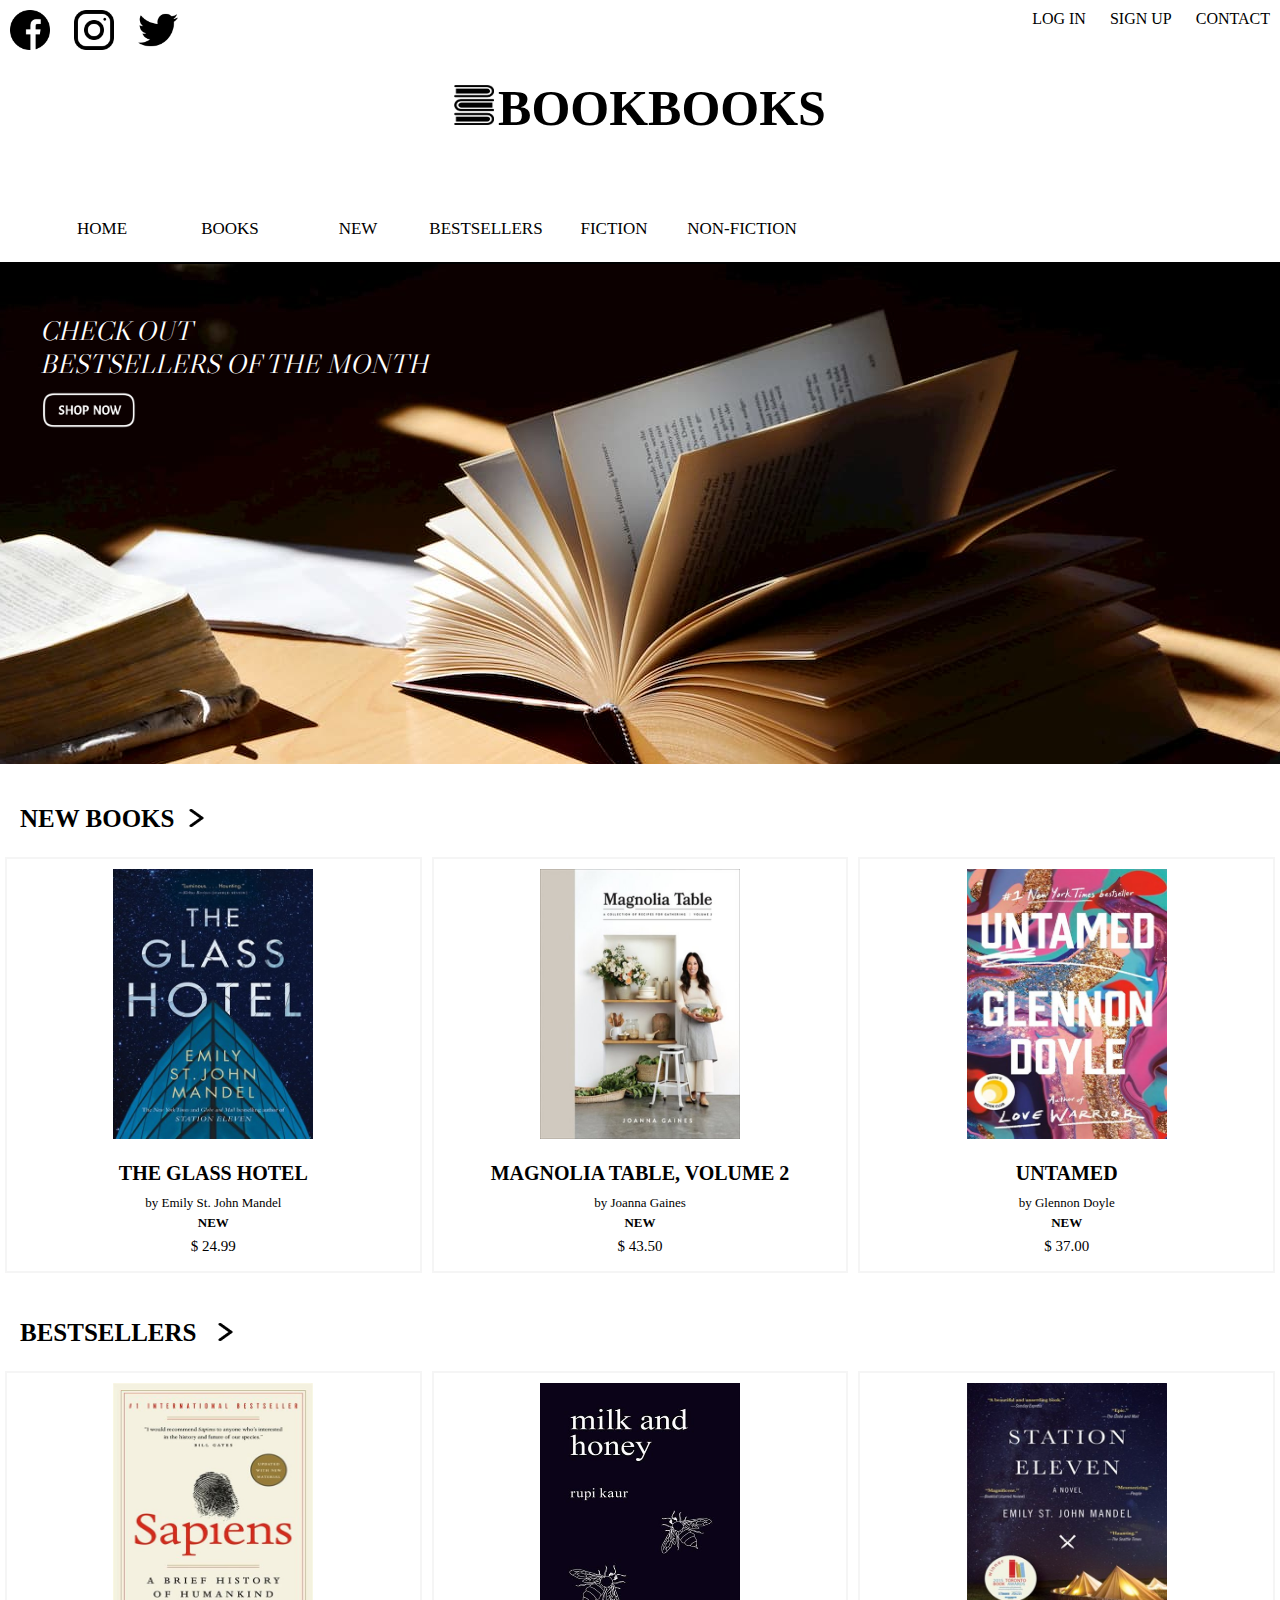
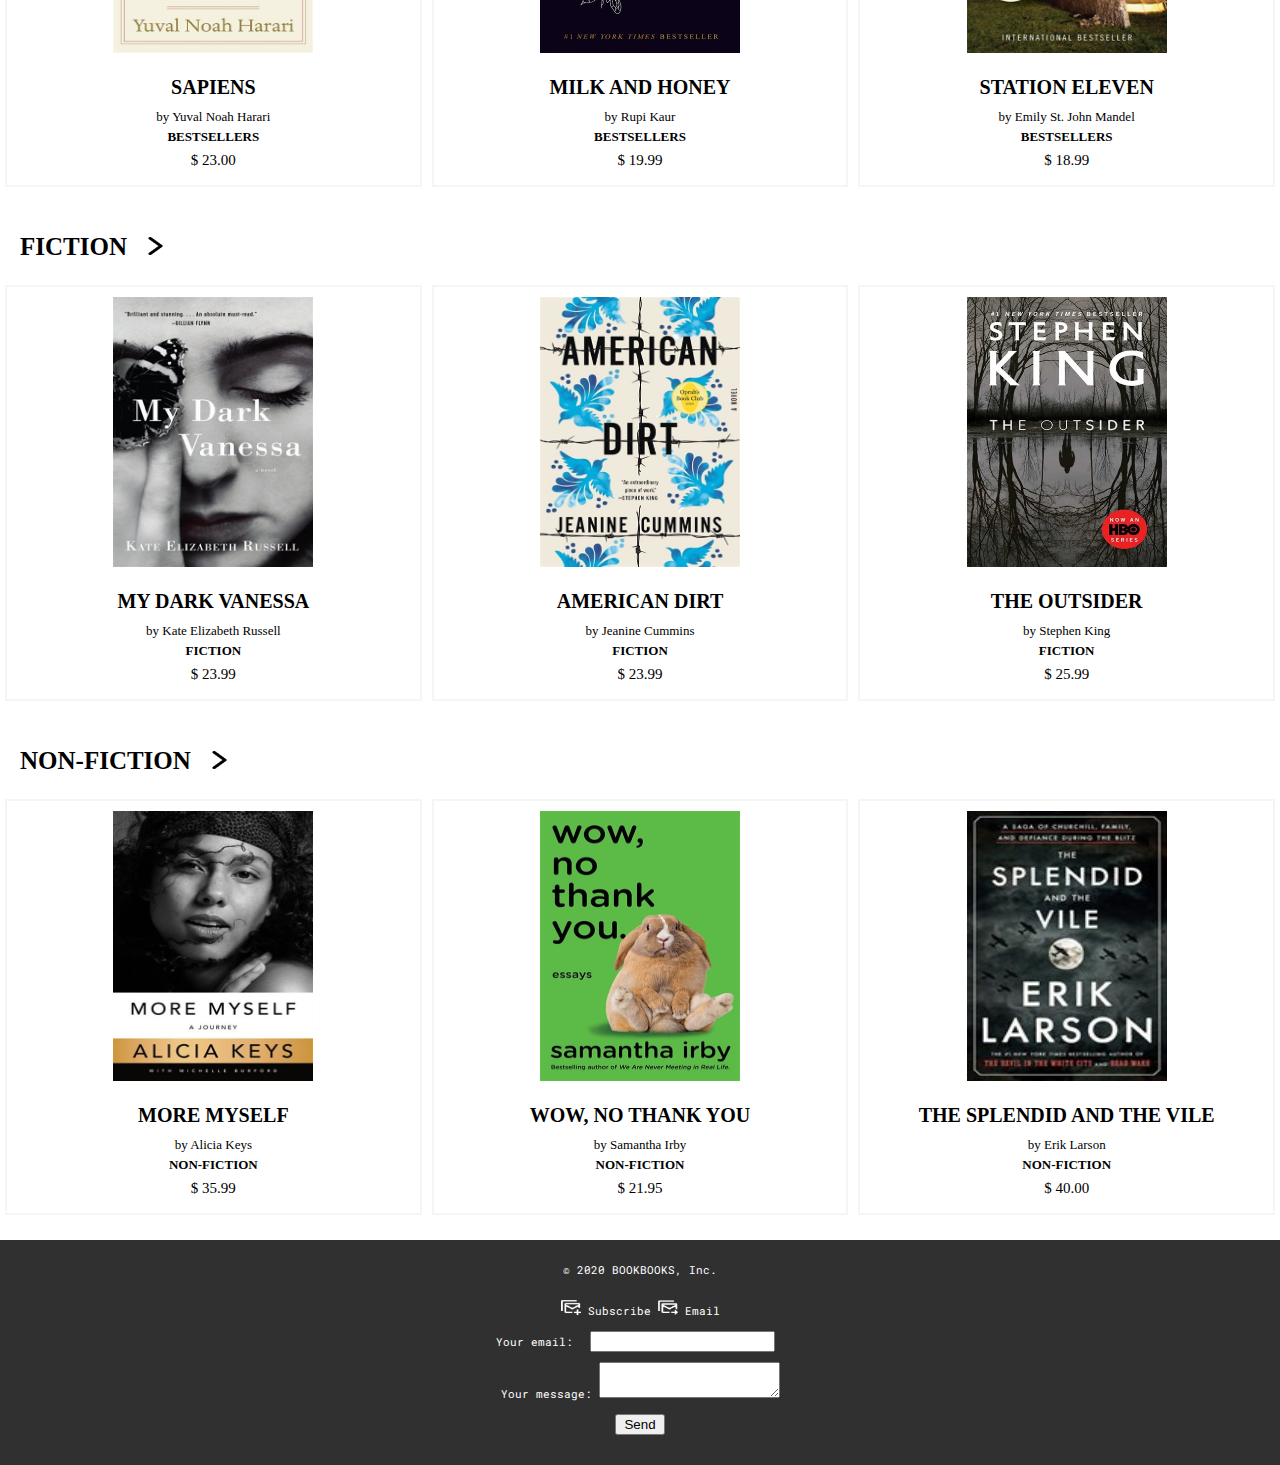
<file: index.html>
<!DOCTYPE html>
<html>
  <head>
    <meta charset="utf-8" />
    <meta name="viewport" content="width=device-width, initial-scale=1.0" />
    <title>BOOKBOOKS</title>
    <link rel="icon" href="images/logo.png" type="image/png" />
    <link rel="stylesheet" href="style.css" />
  </head>
  <body>
    <header>
      <div class="container">
        <div class="quick">
          <div class="quick-left">
            <a href="https://www.facebook.com/"><img alt="" src="images/facebook.png"/></a>
            <a href="https://www.instagram.com/"><img alt="" src="images/instagram.png"/></a>
            <a href="https://twitter.com/"><img alt="" src="images/twitter.png"/></a>
          </div>
          <div class="quick-right">
            <a href="login.html">LOG IN</a>
            <a id="signUp" href="signup.html">SIGN UP</a>
            <a href="contact.html">CONTACT</a>
          </div>
        </div>
        <div class="title">
          <a href="index.html"><img alt="" src="images/logo.png"/></a>
          <a href="index.html"><h1>BOOKBOOKS</h1></a>
        </div>
      </div>
    </header>
    <nav>
      <div>
        <ul>
          <li>
            <a href="index.html"><span id="menu-home">HOME</span></a>
          </li>
          <li>
            <a href="#"><span id="menu-books">BOOKS</span></a>
          </li>
          <li>
            <a href="#"><span id="menu-new">NEW</span></a>
          </li>
          <li>
            <a href="#"><span id="menu-bestsellers">BESTSELLERS</span></a>
          </li>
          <li>
            <a href="#"><span id="menu-fiction">FICTION</span></a>
          </li>
          <li>
            <a href="#"><span id="menu-nonfiction">NON-FICTION</span></a>
          </li>
        </ul>
      </div>
    </nav>
    <main>
      <div id="main1">
        <div id="main-top">
          <h2>CHECK OUT<br />BESTSELLERS OF THE MONTH</h2>
          <a id="shopNow" href="#"><img alt="" src="images/button.png"/></a>
        </div>
        <div id="main-contents">
          <div id="menuLine-new">
            <h3>
              NEW BOOKS<a href="#"><img alt="" id="arrow1" src="images/arrow.png"/></a>
            </h3>
            <div id="main-contents-new">
              <div id="new1">
                <img alt="" class="bookImage" src="images/new1.jpg" /><br />
                <span class="bookName">THE GLASS HOTEL</span><br />
                <span class="bookBy">by Emily St. John Mandel</span><br />
                <span class="bookCategory">NEW</span><br />
                <span class="bookPrice">$ 24.99</span>
              </div>
              <div id="new2">
                <img alt="" class="bookImage" src="images/new2.jpg" /><br />
                <span class="bookName">MAGNOLIA TABLE, VOLUME 2</span><br />
                <span class="bookBy">by Joanna Gaines</span><br />
                <span class="bookCategory">NEW</span><br />
                <span class="bookPrice">$ 43.50</span>
              </div>
              <div id="new3">
                <img alt="" class="bookImage" src="images/new3.jpg" /><br />
                <span class="bookName">UNTAMED</span><br />
                <span class="bookBy">by Glennon Doyle</span><br />
                <span class="bookCategory">NEW</span><br />
                <span class="bookPrice">$ 37.00</span>
              </div>
            </div>
          </div>
          <div id="menuLine-bestsellers">
            <h3>
              BESTSELLERS <a href="#"><img alt="" id="arrow2" src="images/arrow.png"/></a>
            </h3>
            <div id="main-contents-bestsellers">
              <div id="bestsellers1">
                <img alt="" class="bookImage" src="images/bestsellers1.jpg" /><br />
                <span class="bookName">SAPIENS</span><br />
                <span class="bookBy">by Yuval Noah Harari</span><br />
                <span class="bookCategory">BESTSELLERS</span><br />
                <span class="bookPrice">$ 23.00</span>
              </div>
              <div id="bestsellers2">
                <img alt="" class="bookImage" src="images/bestsellers2.jpg" /><br />
                <span class="bookName">MILK AND HONEY</span><br />
                <span class="bookBy">by Rupi Kaur</span><br />
                <span class="bookCategory">BESTSELLERS</span><br />
                <span class="bookPrice">$ 19.99</span>
              </div>
              <div id="bestsellers3">
                <img alt="" class="bookImage" src="images/bestsellers3.jpg" /><br />
                <span class="bookName">STATION ELEVEN</span><br />
                <span class="bookBy">by Emily St. John Mandel</span><br />
                <span class="bookCategory">BESTSELLERS</span><br />
                <span class="bookPrice">$ 18.99 </span>
              </div>
            </div>
          </div>
          <div id="menuLine-fiction">
            <h3>
              FICTION <a href="#"><img alt="" id="arrow3" src="images/arrow.png"/></a>
            </h3>
            <div id="main-contents-fiction">
              <div id="fiction1">
                <img alt="" class="bookImage" src="images/fiction1.jpg" /><br />
                <span class="bookName">MY DARK VANESSA</span><br />
                <span class="bookBy">by Kate Elizabeth Russell</span><br />
                <span class="bookCategory">FICTION</span><br />
                <span class="bookPrice">$ 23.99 </span>
              </div>
              <div id="fiction2">
                <img alt="" class="bookImage" src="images/fiction2.jpg" /><br />
                <span class="bookName">AMERICAN DIRT</span><br />
                <span class="bookBy">by Jeanine Cummins</span><br />
                <span class="bookCategory">FICTION</span><br />
                <span class="bookPrice">$ 23.99 </span>
              </div>
              <div id="fiction3">
                <img alt="" class="bookImage" src="images/fiction3.jpg" /><br />
                <span class="bookName">THE OUTSIDER</span><br />
                <span class="bookBy">by Stephen King</span><br />
                <span class="bookCategory">FICTION</span><br />
                <span class="bookPrice">$ 25.99 </span>
              </div>
            </div>
          </div>
          <div id="menuLine-nonfiction">
            <h3>
              NON-FICTION <a href="#"><img alt="" id="arrow4" src="images/arrow.png"/></a>
            </h3>
            <div id="main-contents-nonfiction">
              <div id="nonfiction1">
                <img alt="" class="bookImage" src="images/nonfiction1.jpg" /><br />
                <span class="bookName">MORE MYSELF</span><br />
                <span class="bookBy">by Alicia Keys</span><br />
                <span class="bookCategory">NON-FICTION</span><br />
                <span class="bookPrice">$ 35.99 </span>
              </div>
              <div id="nonfiction2">
                <img alt="" class="bookImage" src="images/nonfiction2.jpg" /><br />
                <span class="bookName">WOW, NO THANK YOU</span><br />
                <span class="bookBy">by Samantha Irby</span><br />
                <span class="bookCategory">NON-FICTION</span><br />
                <span class="bookPrice">$ 21.95 </span>
              </div>
              <div id="nonfiction3">
                <img alt="" class="bookImage" src="images/nonfiction3.jpg" /><br />
                <span class="bookName">THE SPLENDID AND THE VILE</span><br />
                <span class="bookBy">by Erik Larson</span><br />
                <span class="bookCategory">NON-FICTION</span><br />
                <span class="bookPrice">$ 40.00 </span>
              </div>
            </div>
          </div>
        </div>
      </div>
    </main>
    <footer>
      © 2020 BOOKBOOKS, Inc.<br /><br />
      <a href="">
        <img alt="" src="images/subscribe.png" class="emailIcon" />
        Subscribe</a
      >
      <a href=""><img alt="" src="images/emailImage.png" class="emailIcon" /> Email</a>
      <div id="footer-emailForm">
        <form action="https://formspree.io/xrgalvlk" method="POST">
          <div id="emailForm">
            <label>
              Your email:
              <input type="text" name="_replyto" />
            </label>
            <label>
              Your message:
              <textarea name="message"></textarea>
            </label>
          </div>
          <div id="emailFrom-submit">
            <button type="submit">Send</button>
          </div>
        </form>
      </div>
      <div id="footer-empty"></div>
    </footer>
    <script src="script.js"></script>
  </body>
</html>
</file>
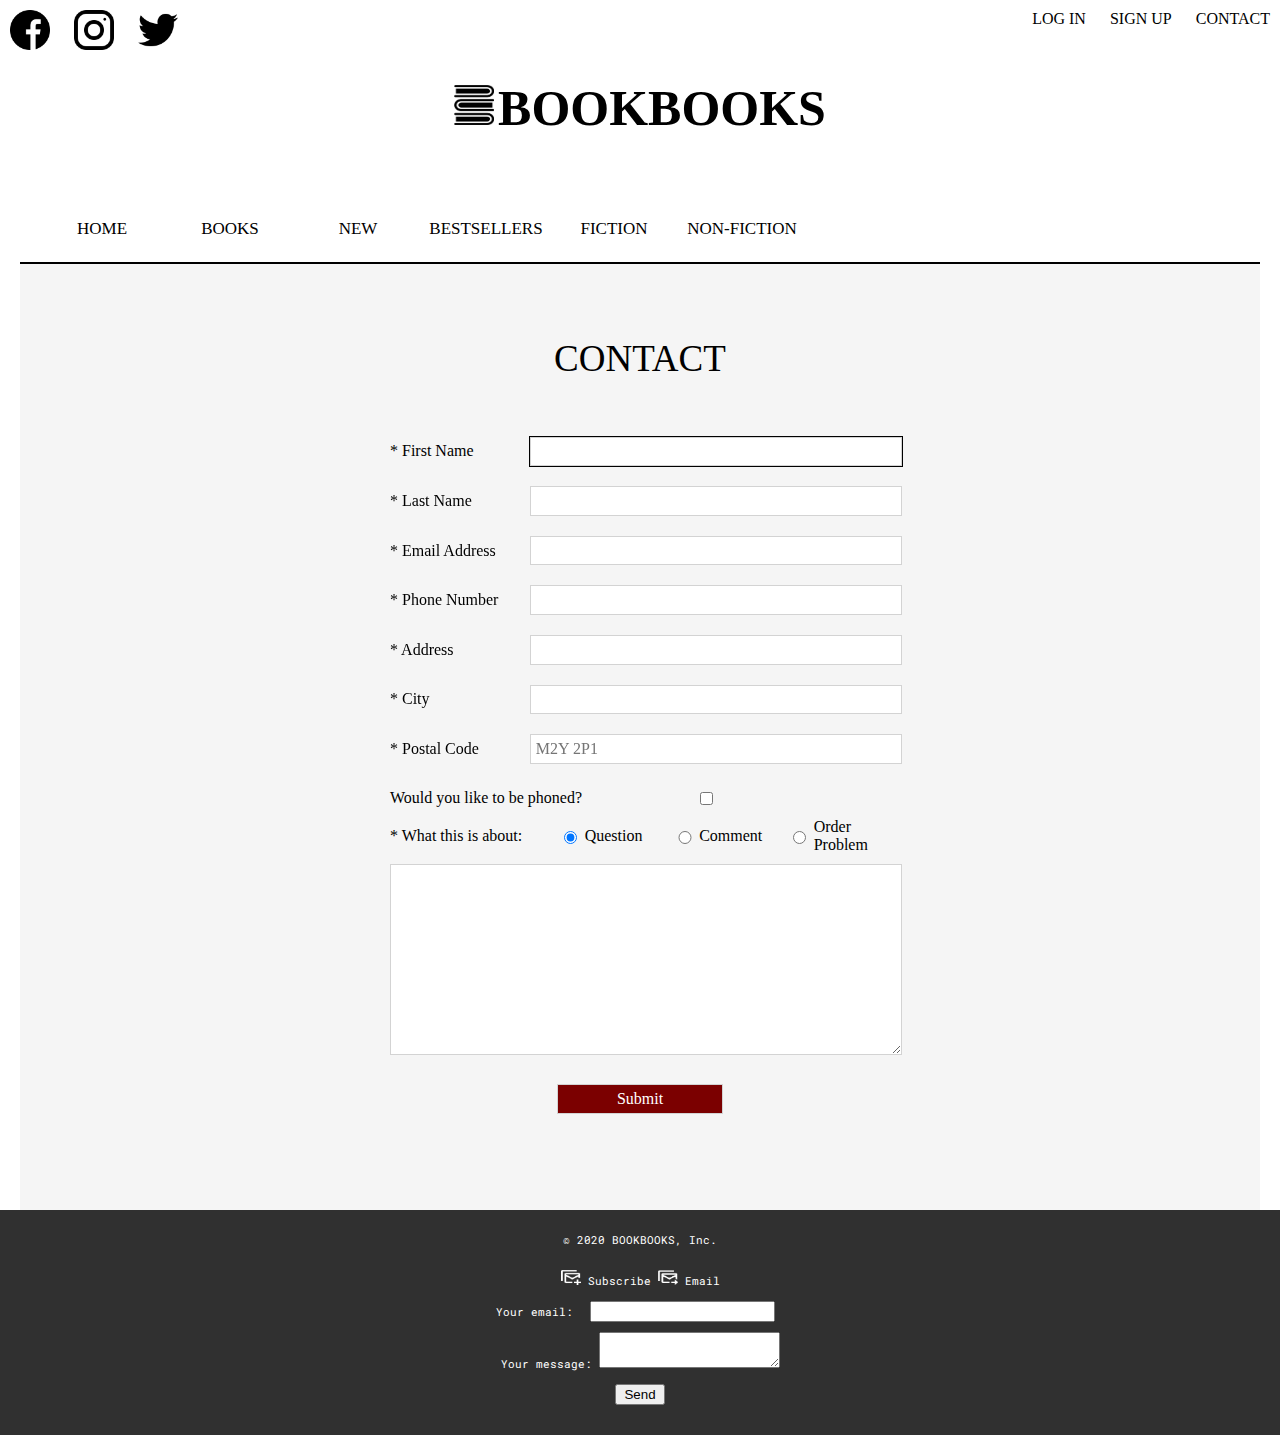
<file: contact.html>
<!DOCTYPE html>
<html>
  <head>
    <meta charset="utf-8" />
    <meta name="viewport" content="width=device-width, initial-scale=1.0" />
    <title>BOOKBOOKS</title>
    <link rel="icon" href="images/logo.png" type="image/png" />
    <link rel="stylesheet" href="style.css" />
  </head>
  <body>
    <header>
      <div class="container">
        <div class="quick">
          <div class="quick-left">
            <a href="https://www.facebook.com/"><img alt="" src="images/facebook.png"/></a>
            <a href="https://www.instagram.com/"><img alt="" src="images/instagram.png"/></a>
            <a href="https://twitter.com/"><img alt="" src="images/twitter.png"/></a>
          </div>
          <div class="quick-right">
            <a href="login.html">LOG IN</a>
            <a id="signUp" href="signup.html">SIGN UP</a>
            <a href="contact.html">CONTACT</a>
          </div>
        </div>
        <div class="title">
          <a href="index.html"><img alt="" src="images/logo.png"/></a>
          <a href="index.html"><h1>BOOKBOOKS</h1></a>
        </div>
      </div>
    </header>
    <nav>
      <div>
        <ul>
          <li>
            <a href="index.html"><span id="menu-home">HOME</span></a>
          </li>
          <li>
            <a href="#"><span id="menu-books">BOOKS</span></a>
          </li>
          <li>
            <a href="#"><span id="menu-new">NEW</span></a>
          </li>
          <li>
            <a href="#"><span id="menu-bestsellers">BESTSELLERS</span></a>
          </li>
          <li>
            <a href="#"><span id="menu-fiction">FICTION</span></a>
          </li>
          <li>
            <a href="#"><span id="menu-nonfiction">NON-FICTION</span></a>
          </li>
        </ul>
      </div>
    </nav>
    <main>
      <div id="main1" hidden>
        <div id="main-top">
          <h2>CHECK OUT<br />BESTSELLERS OF THE MONTH</h2>
          <a id="shopNow" href="#"><img alt="" src="images/button.png"/></a>
        </div>
        <div id="main-contents">
          <div id="menuLine-new">
            <h3>
              NEW BOOKS<a href="#"><img alt="" id="arrow1" src="images/arrow.png"/></a>
            </h3>
            <div id="main-contents-new">
              <div id="new1">
                <img alt="" class="bookImage" src="images/new1.jpg" /><br />
                <span class="bookName">THE GLASS HOTEL</span><br />
                <span class="bookBy">by Emily St. John Mandel</span><br />
                <span class="bookCategory">NEW</span><br />
                <span class="bookPrice">$ 24.99</span>
              </div>
              <div id="new2">
                <img alt="" class="bookImage" src="images/new2.jpg" /><br />
                <span class="bookName">MAGNOLIA TABLE, VOLUME 2</span><br />
                <span class="bookBy">by Joanna Gaines</span><br />
                <span class="bookCategory">NEW</span><br />
                <span class="bookPrice">$ 43.50</span>
              </div>
              <div id="new3">
                <img alt="" class="bookImage" src="images/new3.jpg" /><br />
                <span class="bookName">UNTAMED</span><br />
                <span class="bookBy">by Glennon Doyle</span><br />
                <span class="bookCategory">NEW</span><br />
                <span class="bookPrice">$ 37.00</span>
              </div>
            </div>
          </div>
          <div id="menuLine-bestsellers">
            <h3>
              BESTSELLERS <a href="#"><img alt="" id="arrow2" src="images/arrow.png"/></a>
            </h3>
            <div id="main-contents-bestsellers">
              <div id="bestsellers1">
                <img alt="" class="bookImage" src="images/bestsellers1.jpg" /><br />
                <span class="bookName">SAPIENS</span><br />
                <span class="bookBy">by Yuval Noah Harari</span><br />
                <span class="bookCategory">BESTSELLERS</span><br />
                <span class="bookPrice">$ 23.00</span>
              </div>
              <div id="bestsellers2">
                <img alt="" class="bookImage" src="images/bestsellers2.jpg" /><br />
                <span class="bookName">MILK AND HONEY</span><br />
                <span class="bookBy">by Rupi Kaur</span><br />
                <span class="bookCategory">BESTSELLERS</span><br />
                <span class="bookPrice">$ 19.99</span>
              </div>
              <div id="bestsellers3">
                <img alt="" class="bookImage" src="images/bestsellers3.jpg" /><br />
                <span class="bookName">STATION ELEVEN</span><br />
                <span class="bookBy">by Emily St. John Mandel</span><br />
                <span class="bookCategory">BESTSELLERS</span><br />
                <span class="bookPrice">$ 18.99 </span>
              </div>
            </div>
          </div>
          <div id="menuLine-fiction">
            <h3>
              FICTION <a href="#"><img alt="" id="arrow3" src="images/arrow.png"/></a>
            </h3>
            <div id="main-contents-fiction">
              <div id="fiction1">
                <img alt="" class="bookImage" src="images/fiction1.jpg" /><br />
                <span class="bookName">MY DARK VANESSA</span><br />
                <span class="bookBy">by Kate Elizabeth Russell</span><br />
                <span class="bookCategory">FICTION</span><br />
                <span class="bookPrice">$ 23.99 </span>
              </div>
              <div id="fiction2">
                <img alt="" class="bookImage" src="images/fiction2.jpg" /><br />
                <span class="bookName">AMERICAN DIRT</span><br />
                <span class="bookBy">by Jeanine Cummins</span><br />
                <span class="bookCategory">FICTION</span><br />
                <span class="bookPrice">$ 23.99 </span>
              </div>
              <div id="fiction3">
                <img alt="" class="bookImage" src="images/fiction3.jpg" /><br />
                <span class="bookName">THE OUTSIDER</span><br />
                <span class="bookBy">by Stephen King</span><br />
                <span class="bookCategory">FICTION</span><br />
                <span class="bookPrice">$ 25.99 </span>
              </div>
            </div>
          </div>
          <div id="menuLine-nonfiction">
            <h3>
              NON-FICTION <a href="#"><img alt="" id="arrow4" src="images/arrow.png"/></a>
            </h3>
            <div id="main-contents-nonfiction">
              <div id="nonfiction1">
                <img alt="" class="bookImage" src="images/nonfiction1.jpg" /><br />
                <span class="bookName">MORE MYSELF</span><br />
                <span class="bookBy">by Alicia Keys</span><br />
                <span class="bookCategory">NON-FICTION</span><br />
                <span class="bookPrice">$ 35.99 </span>
              </div>
              <div id="nonfiction2">
                <img alt="" class="bookImage" src="images/nonfiction2.jpg" /><br />
                <span class="bookName">WOW, NO THANK YOU</span><br />
                <span class="bookBy">by Samantha Irby</span><br />
                <span class="bookCategory">NON-FICTION</span><br />
                <span class="bookPrice">$ 21.95 </span>
              </div>
              <div id="nonfiction3">
                <img alt="" class="bookImage" src="images/nonfiction3.jpg" /><br />
                <span class="bookName">THE SPLENDID AND THE VILE</span><br />
                <span class="bookBy">by Erik Larson</span><br />
                <span class="bookCategory">NON-FICTION</span><br />
                <span class="bookPrice">$ 40.00 </span>
              </div>
            </div>
          </div>
        </div>
      </div>
      <div id="main2">
        <h1>CONTACT</h1>
        <form action="https://httpbin.org/post" method="POST">
          <div class="form1">
            <label for="firstNameInput">* First Name</label>
            <input
              id="firstNameInput"
              name="FirstName"
              type="text"
              autofocus
              autocomplete="given-name"
              maxlength="25"
              required
            />
            <label for="lastNameInput">* Last Name</label>
            <input
              required
              id="lastNameInput"
              name="LastName"
              autocomplete="family-name"
              type="text"
            />

            <label for="emailInput">* Email Address</label>
            <input required id="emailInput" name="Email" autocomplete="email" type="email" />

            <label for="phoneInput">* Phone Number</label>
            <input
              required
              id="phoneInput"
              name="PhoneNumber"
              autocomplete="tel"
              type="tel"
              pattern="\D*([2-9]\d{2})(\D*)([2-9]\d{2})(\D*)(\d{4})\D*"
            />

            <label for="addressInput">* Address</label>
            <input required id="addressInput" name="Address" type="text" />

            <label for="cityInput">* City</label>
            <input required id="cityInput" name="City" type="text" list="cities" />
            <datalist id="cities">
              <option value="Toronto"></option>
              <option value="Vancouver"></option>
              <option value="Montreal"></option>
              <option value="Quebec City"></option>
            </datalist>

            <label for="postalCodeInput">* Postal Code</label>
            <input
              required
              id="postalCodeInput"
              name="PostalCode"
              type="text"
              autocomplete="postal-code"
              pattern="[A-Za-z][0-9][A-Za-z] [0-9][A-Za-z][0-9]"
              placeholder="M2Y 2P1"
            />
          </div>
          <div class="form2">
            <label for="phonedInput">Would you like to be phoned?</label>
            <input id="phonedInput" name="Phoned?" type="checkbox" />
          </div>
          <div class="form3">
            <label class="pickContact">* What this is about:</label>
            <div></div>
            <input
              class="radiobutton"
              type="radio"
              name="Reason"
              id="questionRadio"
              value="Question"
              checked
            />
            <label for="questionRadio">Question</label>
            <input
              class="radiobutton"
              type="radio"
              name="Reason"
              id="commentRadio"
              value="Comment"
            />
            <label for="commentRadio">Comment</label>
            <input
              class="radiobutton"
              type="radio"
              name="Reason"
              id="problemRadio"
              value="OrderProblem"
            />
            <label for="problemRadio">Order Problem</label>
          </div>
          <div class="form4">
            <input
              hidden
              name="OrderNumber"
              id="orderNumber"
              placeholder="Please enter your order number"
            />
            <textarea id="messageInput" name="Message" rows="10"> </textarea>
          </div>
          <div class="form5">
            <span></span><span></span>
            <input id="submitButton" value="Submit" name="Submit" type="submit" />
          </div>
          <input type="hidden" name="MyName" value="SolipKim" />
        </form>
      </div>
      <div id="main3" hidden>
        <h1>SIGN UP</h1>
        <form action="https://httpbin.org/post" method="POST">
          <div class="form1">
            <label for="userNameInput">User Name</label>
            <input
              id="userNameInput"
              name="UserName"
              type="text"
              autocomplete="email"
              placeholder="abc123@gmail.com"
              required
            />

            <label for="passwordInput">Password</label>
            <input id="passwordInput" name="Password" type="password" required />
          </div>

          <div class="form2">
            <span></span><span></span>
            <input id="signUpButton" value="Sign up" name="Sign up" type="submit" />
          </div>
        </form>
      </div>
      <div id="main4" hidden>
        <h1>LOG IN</h1>
        <form action="https://httpbin.org/post" method="POST">
          <div class="form1">
            <label for="userNameInput2">User Name</label>
            <input
              id="userNameInput2"
              name="UserName"
              type="text"
              autocomplete="email"
              placeholder="abc123@gmail.com"
              required
            />

            <label for="passwordInput2">Password</label>
            <input id="passwordInput2" name="Password" type="password" required />
          </div>

          <div class="form2">
            <span></span><span></span>
            <input id="loginButton" value="Log in" name="Log in" type="submit" />
          </div>
        </form>
      </div>
    </main>
    <footer>
      © 2020 BOOKBOOKS, Inc.<br /><br />
      <a href="">
        <img alt="" src="images/subscribe.png" class="emailIcon" />
        Subscribe</a
      >
      <a href=""><img alt="" src="images/emailImage.png" class="emailIcon" /> Email</a>
      <div id="footer-emailForm">
        <form action="https://formspree.io/xrgalvlk" method="POST">
          <div id="emailForm">
            <label>
              Your email:
              <input type="text" name="_replyto" />
            </label>
            <label>
              Your message:
              <textarea name="message"></textarea>
            </label>
          </div>
          <div id="emailFrom-submit">
            <button type="submit">Send</button>
          </div>
        </form>
      </div>
      <div id="footer-empty"></div>
    </footer>
    <script src="script.js"></script>
  </body>
</html>
</file>
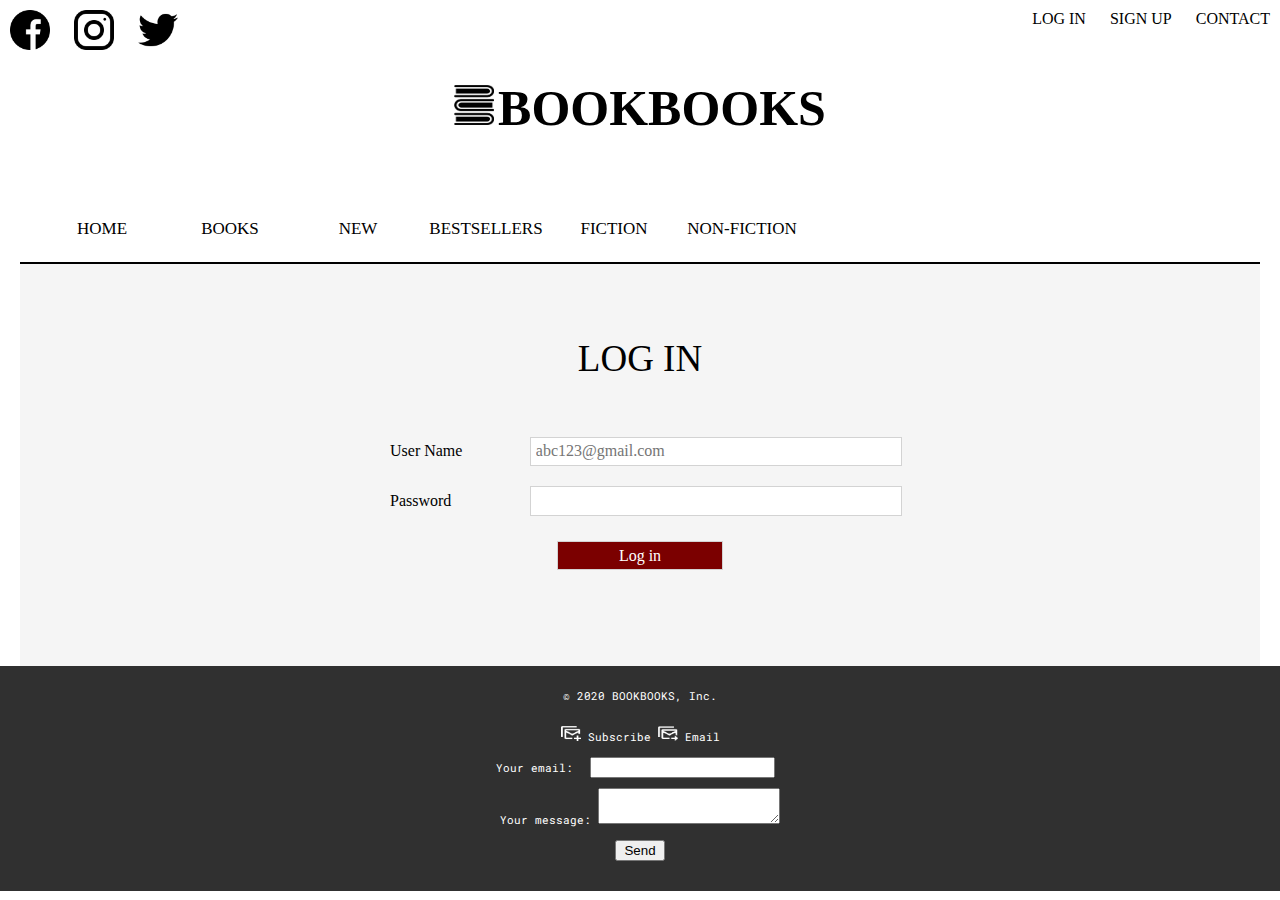
<file: login.html>
<!DOCTYPE html>
<html>
  <head>
    <meta charset="utf-8" />
    <meta name="viewport" content="width=device-width, initial-scale=1.0" />
    <title>BOOKBOOKS</title>
    <link rel="icon" href="images/logo.png" type="image/png" />
    <link rel="stylesheet" href="style.css" />
  </head>
  <body>
    <header>
      <div class="container">
        <div class="quick">
          <div class="quick-left">
            <a href="https://www.facebook.com/"><img alt="" src="images/facebook.png"/></a>
            <a href="https://www.instagram.com/"><img alt="" src="images/instagram.png"/></a>
            <a href="https://twitter.com/"><img alt="" src="images/twitter.png"/></a>
          </div>
          <div class="quick-right">
            <a href="login.html">LOG IN</a>
            <a id="signUp" href="signup.html">SIGN UP</a>
            <a href="contact.html">CONTACT</a>
          </div>
        </div>
        <div class="title">
          <a href="index.html"><img alt="" src="images/logo.png"/></a>
          <a href="index.html"><h1>BOOKBOOKS</h1></a>
        </div>
      </div>
    </header>
    <nav>
      <div>
        <ul>
          <li>
            <a href="index.html"><span id="menu-home">HOME</span></a>
          </li>
          <li>
            <a href="#"><span id="menu-books">BOOKS</span></a>
          </li>
          <li>
            <a href="#"><span id="menu-new">NEW</span></a>
          </li>
          <li>
            <a href="#"><span id="menu-bestsellers">BESTSELLERS</span></a>
          </li>
          <li>
            <a href="#"><span id="menu-fiction">FICTION</span></a>
          </li>
          <li>
            <a href="#"><span id="menu-nonfiction">NON-FICTION</span></a>
          </li>
        </ul>
      </div>
    </nav>
    <main>
      <div id="main1" hidden>
        <div id="main-top">
          <h2>CHECK OUT<br />BESTSELLERS OF THE MONTH</h2>
          <a id="shopNow" href="#"><img alt="" src="images/button.png"/></a>
        </div>
        <div id="main-contents">
          <div id="menuLine-new">
            <h3>
              NEW BOOKS<a href="#"><img alt="" id="arrow1" src="images/arrow.png"/></a>
            </h3>
            <div id="main-contents-new">
              <div id="new1">
                <img alt="" class="bookImage" src="images/new1.jpg" /><br />
                <span class="bookName">THE GLASS HOTEL</span><br />
                <span class="bookBy">by Emily St. John Mandel</span><br />
                <span class="bookCategory">NEW</span><br />
                <span class="bookPrice">$ 24.99</span>
              </div>
              <div id="new2">
                <img alt="" class="bookImage" src="images/new2.jpg" /><br />
                <span class="bookName">MAGNOLIA TABLE, VOLUME 2</span><br />
                <span class="bookBy">by Joanna Gaines</span><br />
                <span class="bookCategory">NEW</span><br />
                <span class="bookPrice">$ 43.50</span>
              </div>
              <div id="new3">
                <img alt="" class="bookImage" src="images/new3.jpg" /><br />
                <span class="bookName">UNTAMED</span><br />
                <span class="bookBy">by Glennon Doyle</span><br />
                <span class="bookCategory">NEW</span><br />
                <span class="bookPrice">$ 37.00</span>
              </div>
            </div>
          </div>
          <div id="menuLine-bestsellers">
            <h3>
              BESTSELLERS <a href="#"><img alt="" id="arrow2" src="images/arrow.png"/></a>
            </h3>
            <div id="main-contents-bestsellers">
              <div id="bestsellers1">
                <img alt="" class="bookImage" src="images/bestsellers1.jpg" /><br />
                <span class="bookName">SAPIENS</span><br />
                <span class="bookBy">by Yuval Noah Harari</span><br />
                <span class="bookCategory">BESTSELLERS</span><br />
                <span class="bookPrice">$ 23.00</span>
              </div>
              <div id="bestsellers2">
                <img alt="" class="bookImage" src="images/bestsellers2.jpg" /><br />
                <span class="bookName">MILK AND HONEY</span><br />
                <span class="bookBy">by Rupi Kaur</span><br />
                <span class="bookCategory">BESTSELLERS</span><br />
                <span class="bookPrice">$ 19.99</span>
              </div>
              <div id="bestsellers3">
                <img alt="" class="bookImage" src="images/bestsellers3.jpg" /><br />
                <span class="bookName">STATION ELEVEN</span><br />
                <span class="bookBy">by Emily St. John Mandel</span><br />
                <span class="bookCategory">BESTSELLERS</span><br />
                <span class="bookPrice">$ 18.99 </span>
              </div>
            </div>
          </div>
          <div id="menuLine-fiction">
            <h3>
              FICTION <a href="#"><img alt="" id="arrow3" src="images/arrow.png"/></a>
            </h3>
            <div id="main-contents-fiction">
              <div id="fiction1">
                <img alt="" class="bookImage" src="images/fiction1.jpg" /><br />
                <span class="bookName">MY DARK VANESSA</span><br />
                <span class="bookBy">by Kate Elizabeth Russell</span><br />
                <span class="bookCategory">FICTION</span><br />
                <span class="bookPrice">$ 23.99 </span>
              </div>
              <div id="fiction2">
                <img alt="" class="bookImage" src="images/fiction2.jpg" /><br />
                <span class="bookName">AMERICAN DIRT</span><br />
                <span class="bookBy">by Jeanine Cummins</span><br />
                <span class="bookCategory">FICTION</span><br />
                <span class="bookPrice">$ 23.99 </span>
              </div>
              <div id="fiction3">
                <img alt="" class="bookImage" src="images/fiction3.jpg" /><br />
                <span class="bookName">THE OUTSIDER</span><br />
                <span class="bookBy">by Stephen King</span><br />
                <span class="bookCategory">FICTION</span><br />
                <span class="bookPrice">$ 25.99 </span>
              </div>
            </div>
          </div>
          <div id="menuLine-nonfiction">
            <h3>
              NON-FICTION <a href="#"><img alt="" id="arrow4" src="images/arrow.png"/></a>
            </h3>
            <div id="main-contents-nonfiction">
              <div id="nonfiction1">
                <img alt="" class="bookImage" src="images/nonfiction1.jpg" /><br />
                <span class="bookName">MORE MYSELF</span><br />
                <span class="bookBy">by Alicia Keys</span><br />
                <span class="bookCategory">NON-FICTION</span><br />
                <span class="bookPrice">$ 35.99 </span>
              </div>
              <div id="nonfiction2">
                <img alt="" class="bookImage" src="images/nonfiction2.jpg" /><br />
                <span class="bookName">WOW, NO THANK YOU</span><br />
                <span class="bookBy">by Samantha Irby</span><br />
                <span class="bookCategory">NON-FICTION</span><br />
                <span class="bookPrice">$ 21.95 </span>
              </div>
              <div id="nonfiction3">
                <img alt="" class="bookImage" src="images/nonfiction3.jpg" /><br />
                <span class="bookName">THE SPLENDID AND THE VILE</span><br />
                <span class="bookBy">by Erik Larson</span><br />
                <span class="bookCategory">NON-FICTION</span><br />
                <span class="bookPrice">$ 40.00 </span>
              </div>
            </div>
          </div>
        </div>
      </div>
      <div id="main2" hidden>
        <h1>CONTACT</h1>
        <form action="https://httpbin.org/post" method="POST">
          <div class="form1">
            <label for="firstNameInput">* First Name</label>
            <input
              id="firstNameInput"
              name="FirstName"
              type="text"
              autofocus
              autocomplete="given-name"
              maxlength="25"
              required
            />
            <label for="lastNameInput">* Last Name</label>
            <input
              required
              id="lastNameInput"
              name="LastName"
              autocomplete="family-name"
              type="text"
            />

            <label for="emailInput">* Email Address</label>
            <input required id="emailInput" name="Email" autocomplete="email" type="email" />

            <label for="phoneInput">* Phone Number</label>
            <input
              required
              id="phoneInput"
              name="PhoneNumber"
              autocomplete="tel"
              type="tel"
              pattern="\D*([2-9]\d{2})(\D*)([2-9]\d{2})(\D*)(\d{4})\D*"
            />

            <label for="addressInput">* Address</label>
            <input required id="addressInput" name="Address" type="text" />

            <label for="cityInput">* City</label>
            <input required id="cityInput" name="City" type="text" list="cities" />
            <datalist id="cities">
              <option value="Toronto"></option>
              <option value="Vancouver"></option>
              <option value="Montreal"></option>
              <option value="Quebec City"></option>
            </datalist>

            <label for="postalCodeInput">* Postal Code</label>
            <input
              required
              id="postalCodeInput"
              name="PostalCode"
              type="text"
              autocomplete="postal-code"
            />
          </div>
          <div class="form2">
            <label for="phonedInput">Would you like to be phoned?</label>
            <input id="phonedInput" name="Phoned?" type="checkbox" />
          </div>
          <div class="form3">
            <label class="pickContact">* What this is about:</label>
            <div></div>
            <input
              class="radiobutton"
              type="radio"
              name="Reason"
              id="questionRadio"
              value="Question"
              checked
            />
            <label for="questionRadio">Question</label>
            <input
              class="radiobutton"
              type="radio"
              name="Reason"
              id="commentRadio"
              value="Comment"
            />
            <label for="commentRadio">Comment</label>
            <input
              class="radiobutton"
              type="radio"
              name="Reason"
              id="problemRadio"
              value="OrderProblem"
            />
            <label for="problemRadio">Order Problem</label>
          </div>
          <div class="form4">
            <input type="hidden" name="OrderNumber" id="orderNumber" />
            <textarea id="messageInput" name="Message" rows="10"> </textarea>
          </div>
          <div class="form5">
            <span></span><span></span>
            <input id="submitButton" value="Submit" name="Submit" type="submit" />
          </div>
          <input type="hidden" name="MyName" value="SolipKim" />
        </form>
      </div>
      <div id="main3" hidden>
        <h1>SIGN UP</h1>
        <form action="https://httpbin.org/post" method="POST">
          <div class="form1">
            <label for="userNameInput">User Name</label>
            <input
              id="userNameInput"
              name="UserName"
              type="text"
              autocomplete="email"
              placeholder="abc123@gmail.com"
              required
            />

            <label for="passwordInput">Password</label>
            <input id="passwordInput" name="Password" type="password" required />
          </div>

          <div class="form2">
            <span></span><span></span>
            <input id="signUpButton" value="Sign up" name="Sign up" type="submit" />
          </div>
        </form>
      </div>
      <div id="main4">
        <h1>LOG IN</h1>
        <form action="https://httpbin.org/post" method="POST">
          <div class="form1">
            <label for="userNameInput2">User Name</label>
            <input
              id="userNameInput2"
              name="UserName"
              type="text"
              autocomplete="email"
              placeholder="abc123@gmail.com"
              required
            />

            <label for="passwordInput2">Password</label>
            <input id="passwordInput2" name="Password" type="password" required />
          </div>

          <div class="form2">
            <span></span><span></span>
            <input id="loginButton" value="Log in" name="Log in" type="submit" />
          </div>
        </form>
      </div>
    </main>
    <footer>
      © 2020 BOOKBOOKS, Inc.<br /><br />
      <a href="">
        <img alt="" src="images/subscribe.png" class="emailIcon" />
        Subscribe</a
      >
      <a href=""><img alt="" src="images/emailImage.png" class="emailIcon" /> Email</a>
      <div id="footer-emailForm">
        <form action="https://formspree.io/xrgalvlk" method="POST">
          <div id="emailForm">
            <label>
              Your email:
              <input type="text" name="_replyto" />
            </label>
            <label>
              Your message:
              <textarea name="message"></textarea>
            </label>
          </div>
          <div id="emailFrom-submit">
            <button type="submit">Send</button>
          </div>
        </form>
      </div>
      <div id="footer-empty"></div>
    </footer>
    <script src="script.js"></script>
  </body>
</html>
</file>
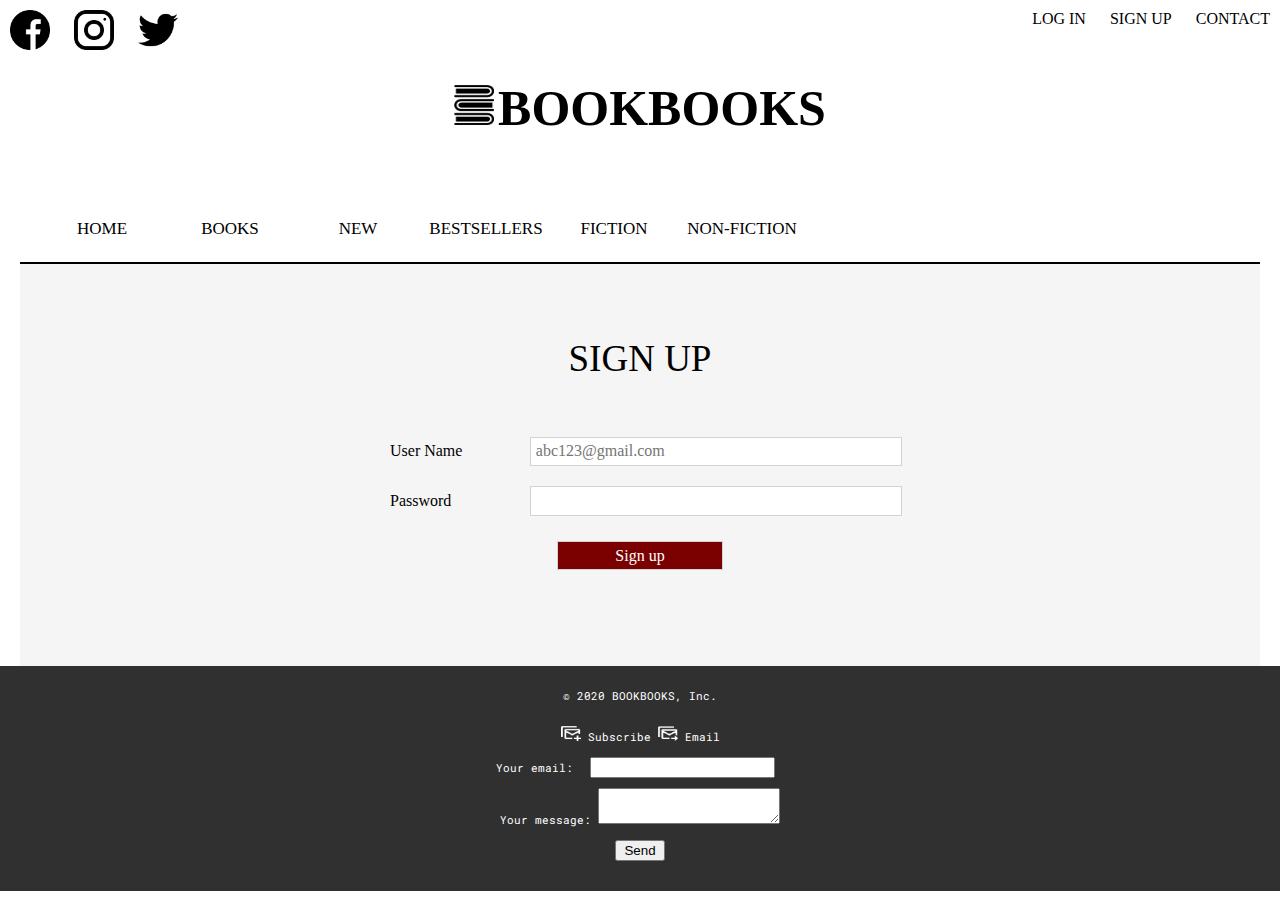
<file: signup.html>
<!DOCTYPE html>
<html>
  <head>
    <meta charset="utf-8" />
    <meta name="viewport" content="width=device-width, initial-scale=1.0" />
    <title>BOOKBOOKS</title>
    <link rel="icon" href="images/logo.png" type="image/png" />
    <link rel="stylesheet" href="style.css" />
  </head>
  <body>
    <header>
      <div class="container">
        <div class="quick">
          <div class="quick-left">
            <a href="https://www.facebook.com/"><img alt="" src="images/facebook.png"/></a>
            <a href="https://www.instagram.com/"><img alt="" src="images/instagram.png"/></a>
            <a href="https://twitter.com/"><img alt="" src="images/twitter.png"/></a>
          </div>
          <div class="quick-right">
            <a href="login.html">LOG IN</a>
            <a id="signUp" href="signup.html">SIGN UP</a>
            <a href="contact.html">CONTACT</a>
          </div>
        </div>
        <div class="title">
          <a href="index.html"><img alt="" src="images/logo.png"/></a>
          <a href="index.html"><h1>BOOKBOOKS</h1></a>
        </div>
      </div>
    </header>
    <nav>
      <div>
        <ul>
          <li>
            <a href="index.html"><span id="menu-home">HOME</span></a>
          </li>
          <li>
            <a href="#"><span id="menu-books">BOOKS</span></a>
          </li>
          <li>
            <a href="#"><span id="menu-new">NEW</span></a>
          </li>
          <li>
            <a href="#"><span id="menu-bestsellers">BESTSELLERS</span></a>
          </li>
          <li>
            <a href="#"><span id="menu-fiction">FICTION</span></a>
          </li>
          <li>
            <a href="#"><span id="menu-nonfiction">NON-FICTION</span></a>
          </li>
        </ul>
      </div>
    </nav>
    <main>
      <div id="main1" hidden>
        <div id="main-top">
          <h2>CHECK OUT<br />BESTSELLERS OF THE MONTH</h2>
          <a id="shopNow" href="#"><img alt="" src="images/button.png"/></a>
        </div>
        <div id="main-contents">
          <div id="menuLine-new">
            <h3>
              NEW BOOKS<a href="#"><img alt="" id="arrow1" src="images/arrow.png"/></a>
            </h3>
            <div id="main-contents-new">
              <div id="new1">
                <img alt="" class="bookImage" src="images/new1.jpg" /><br />
                <span class="bookName">THE GLASS HOTEL</span><br />
                <span class="bookBy">by Emily St. John Mandel</span><br />
                <span class="bookCategory">NEW</span><br />
                <span class="bookPrice">$ 24.99</span>
              </div>
              <div id="new2">
                <img alt="" class="bookImage" src="images/new2.jpg" /><br />
                <span class="bookName">MAGNOLIA TABLE, VOLUME 2</span><br />
                <span class="bookBy">by Joanna Gaines</span><br />
                <span class="bookCategory">NEW</span><br />
                <span class="bookPrice">$ 43.50</span>
              </div>
              <div id="new3">
                <img alt="" class="bookImage" src="images/new3.jpg" /><br />
                <span class="bookName">UNTAMED</span><br />
                <span class="bookBy">by Glennon Doyle</span><br />
                <span class="bookCategory">NEW</span><br />
                <span class="bookPrice">$ 37.00</span>
              </div>
            </div>
          </div>
          <div id="menuLine-bestsellers">
            <h3>
              BESTSELLERS <a href="#"><img alt="" id="arrow2" src="images/arrow.png"/></a>
            </h3>
            <div id="main-contents-bestsellers">
              <div id="bestsellers1">
                <img alt="" class="bookImage" src="images/bestsellers1.jpg" /><br />
                <span class="bookName">SAPIENS</span><br />
                <span class="bookBy">by Yuval Noah Harari</span><br />
                <span class="bookCategory">BESTSELLERS</span><br />
                <span class="bookPrice">$ 23.00</span>
              </div>
              <div id="bestsellers2">
                <img alt="" class="bookImage" src="images/bestsellers2.jpg" /><br />
                <span class="bookName">MILK AND HONEY</span><br />
                <span class="bookBy">by Rupi Kaur</span><br />
                <span class="bookCategory">BESTSELLERS</span><br />
                <span class="bookPrice">$ 19.99</span>
              </div>
              <div id="bestsellers3">
                <img alt="" class="bookImage" src="images/bestsellers3.jpg" /><br />
                <span class="bookName">STATION ELEVEN</span><br />
                <span class="bookBy">by Emily St. John Mandel</span><br />
                <span class="bookCategory">BESTSELLERS</span><br />
                <span class="bookPrice">$ 18.99 </span>
              </div>
            </div>
          </div>
          <div id="menuLine-fiction">
            <h3>
              FICTION <a href="#"><img alt="" id="arrow3" src="images/arrow.png"/></a>
            </h3>
            <div id="main-contents-fiction">
              <div id="fiction1">
                <img alt="" class="bookImage" src="images/fiction1.jpg" /><br />
                <span class="bookName">MY DARK VANESSA</span><br />
                <span class="bookBy">by Kate Elizabeth Russell</span><br />
                <span class="bookCategory">FICTION</span><br />
                <span class="bookPrice">$ 23.99 </span>
              </div>
              <div id="fiction2">
                <img alt="" class="bookImage" src="images/fiction2.jpg" /><br />
                <span class="bookName">AMERICAN DIRT</span><br />
                <span class="bookBy">by Jeanine Cummins</span><br />
                <span class="bookCategory">FICTION</span><br />
                <span class="bookPrice">$ 23.99 </span>
              </div>
              <div id="fiction3">
                <img alt="" class="bookImage" src="images/fiction3.jpg" /><br />
                <span class="bookName">THE OUTSIDER</span><br />
                <span class="bookBy">by Stephen King</span><br />
                <span class="bookCategory">FICTION</span><br />
                <span class="bookPrice">$ 25.99 </span>
              </div>
            </div>
          </div>
          <div id="menuLine-nonfiction">
            <h3>
              NON-FICTION <a href="#"><img alt="" id="arrow4" src="images/arrow.png"/></a>
            </h3>
            <div id="main-contents-nonfiction">
              <div id="nonfiction1">
                <img alt="" class="bookImage" src="images/nonfiction1.jpg" /><br />
                <span class="bookName">MORE MYSELF</span><br />
                <span class="bookBy">by Alicia Keys</span><br />
                <span class="bookCategory">NON-FICTION</span><br />
                <span class="bookPrice">$ 35.99 </span>
              </div>
              <div id="nonfiction2">
                <img alt="" class="bookImage" src="images/nonfiction2.jpg" /><br />
                <span class="bookName">WOW, NO THANK YOU</span><br />
                <span class="bookBy">by Samantha Irby</span><br />
                <span class="bookCategory">NON-FICTION</span><br />
                <span class="bookPrice">$ 21.95 </span>
              </div>
              <div id="nonfiction3">
                <img alt="" class="bookImage" src="images/nonfiction3.jpg" /><br />
                <span class="bookName">THE SPLENDID AND THE VILE</span><br />
                <span class="bookBy">by Erik Larson</span><br />
                <span class="bookCategory">NON-FICTION</span><br />
                <span class="bookPrice">$ 40.00 </span>
              </div>
            </div>
          </div>
        </div>
      </div>
      <div id="main2" hidden>
        <h1>CONTACT</h1>
        <form action="https://httpbin.org/post" method="POST">
          <div class="form1">
            <label for="firstNameInput">* First Name</label>
            <input
              id="firstNameInput"
              name="FirstName"
              type="text"
              autofocus
              autocomplete="given-name"
              maxlength="25"
              required
            />
            <label for="lastNameInput">* Last Name</label>
            <input
              required
              id="lastNameInput"
              name="LastName"
              autocomplete="family-name"
              type="text"
            />

            <label for="emailInput">* Email Address</label>
            <input required id="emailInput" name="Email" autocomplete="email" type="email" />

            <label for="phoneInput">* Phone Number</label>
            <input
              required
              id="phoneInput"
              name="PhoneNumber"
              autocomplete="tel"
              type="tel"
              pattern="\D*([2-9]\d{2})(\D*)([2-9]\d{2})(\D*)(\d{4})\D*"
            />

            <label for="addressInput">* Address</label>
            <input required id="addressInput" name="Address" type="text" />

            <label for="cityInput">* City</label>
            <input required id="cityInput" name="City" type="text" list="cities" />
            <datalist id="cities">
              <option value="Toronto"></option>
              <option value="Vancouver"></option>
              <option value="Montreal"></option>
              <option value="Quebec City"></option>
            </datalist>

            <label for="postalCodeInput">* Postal Code</label>
            <input
              required
              id="postalCodeInput"
              name="PostalCode"
              type="text"
              autocomplete="postal-code"
            />
          </div>
          <div class="form2">
            <label for="phonedInput">Would you like to be phoned?</label>
            <input id="phonedInput" name="Phoned?" type="checkbox" />
          </div>
          <div class="form3">
            <label class="pickContact">* What this is about:</label>
            <div></div>
            <input
              class="radiobutton"
              type="radio"
              name="Reason"
              id="questionRadio"
              value="Question"
              checked
            />
            <label for="questionRadio">Question</label>
            <input
              class="radiobutton"
              type="radio"
              name="Reason"
              id="commentRadio"
              value="Comment"
            />
            <label for="commentRadio">Comment</label>
            <input
              class="radiobutton"
              type="radio"
              name="Reason"
              id="problemRadio"
              value="OrderProblem"
            />
            <label for="problemRadio">Order Problem</label>
          </div>
          <div class="form4">
            <input type="hidden" name="OrderNumber" id="orderNumber" />
            <textarea id="messageInput" name="Message" rows="10"> </textarea>
          </div>
          <div class="form5">
            <span></span><span></span>
            <input id="submitButton" value="Submit" name="Submit" type="submit" />
          </div>
          <input type="hidden" name="MyName" value="SolipKim" />
        </form>
      </div>
      <div id="main3">
        <h1>SIGN UP</h1>
        <form action="https://httpbin.org/post" method="POST">
          <div class="form1">
            <label for="userNameInput">User Name</label>
            <input
              id="userNameInput"
              name="UserName"
              type="text"
              autocomplete="email"
              placeholder="abc123@gmail.com"
              required
            />

            <label for="passwordInput">Password</label>
            <input id="passwordInput" name="Password" type="password" required />
          </div>

          <div class="form2">
            <span></span><span></span>
            <input id="signUpButton" value="Sign up" name="Sign up" type="submit" />
          </div>
        </form>
      </div>
      <div id="main4" hidden>
        <h1>LOG IN</h1>
        <form action="https://httpbin.org/post" method="POST">
          <div class="form1">
            <label for="userNameInput2">User Name</label>
            <input
              id="userNameInput2"
              name="UserName"
              type="text"
              autocomplete="email"
              placeholder="abc123@gmail.com"
              required
            />

            <label for="passwordInput2">Password</label>
            <input id="passwordInput2" name="Password" type="password" required />
          </div>

          <div class="form2">
            <span></span><span></span>
            <input id="loginButton" value="Log in" name="Log in" type="submit" />
          </div>
        </form>
      </div>
    </main>
    <footer>
      © 2020 BOOKBOOKS, Inc.<br /><br />
      <a href="">
        <img alt="" src="images/subscribe.png" class="emailIcon" />
        Subscribe</a
      >
      <a href=""><img alt="" src="images/emailImage.png" class="emailIcon" /> Email</a>
      <div id="footer-emailForm">
        <form action="https://formspree.io/xrgalvlk" method="POST">
          <div id="emailForm">
            <label>
              Your email:
              <input type="text" name="_replyto" />
            </label>
            <label>
              Your message:
              <textarea name="message"></textarea>
            </label>
          </div>
          <div id="emailFrom-submit">
            <button type="submit">Send</button>
          </div>
        </form>
      </div>
      <div id="footer-empty"></div>
    </footer>
    <script src="script.js"></script>
  </body>
</html>
</file>
<file: style.css>
/** Add any CSS you need to this file. */

/* Google Web font */
@import url('https://fonts.googleapis.com/css2?family=DM+Serif+Display&display=swap');
@import url('https://fonts.googleapis.com/css2?family=Libre+Caslon+Display&display=swap');
@import url('https://fonts.googleapis.com/css2?family=Roboto+Mono:wght@300&display=swap');

html,
body {
  margin: 0 auto;
  height: 100%;
  max-height: 100%;
}
a {
  text-decoration: none;
  color: black;
}
header {
  height: 200px;
  background-color: white;
}
.container {
  width: 1200px;
  margin: 0 auto;
  background: white;
}
.quick {
  display: flex;
  flex-direction: row;
}
.quick-left {
  flex: 1;
}
.quick-left a {
  padding: 10px 10px 10px 10px;
  display: inline-block;
}
.quick-left a img {
  width: 40px;
  height: 40px;
}
.quick-right {
  flex: 1;
  text-align: right;
}
.quick-right a {
  font-family: 'PT Serif', serif;
  padding: 10px 10px 10px 10px;
  display: inline-block;
}
.quick-right a:hover {
  text-shadow: 0 0 0.01px black;
  background-color: whitesmoke;
}
.title {
  text-align: center;
  padding: 15px;
}
.title a img {
  width: 40px;
  height: 40px;
}
.title h1 {
  font-family: 'PT Serif', serif;
  font-size: 50px;
  color: black;
  display: inline;
}
nav ul li {
  list-style-type: none;
  overflow: hidden;
  display: inline-block;
  width: 10%;
  font-family: 'PT Serif', serif;
  font-size: 17px;
  text-align: center;
  color: black;
  padding-top: 3px;
  padding-bottom: 3px;
}
li:hover {
  text-shadow: 0 0 0.01px black;
  background-color: whitesmoke;
}
#main1 {
  border-top: 2px black solid;
  padding-bottom: 20px;
}
#main-top {
  background: url('images/main.jpg') no-repeat top;
  height: 500px;
  display: 1;
}
#main-top h2 {
  margin: 0;
  padding-left: 40px;
  padding-top: 50px;
  font-family: 'Libre Caslon Display', serif;
  font-weight: lighter;
  font-style: italic;
  font-size: 27px;
  color: #ffffff;
}
#main-top img {
  padding-left: 40px;
  padding-top: 10px;
  height: 40px;
  width: 100px;
}
#main-contents {
  display: flex;
  flex-direction: column;
}
h3 {
  padding-left: 20px;
  padding-top: 20px;
  font-family: 'PT Serif', serif;
  font-weight: bold;
  font-size: 25px;
  line-height: 12px;
}
#arrow1,
#arrow2,
#arrow3,
#arrow4 {
  padding-left: 10px;
  width: 25px;
  height: 18px;
}
#arrow1:hover,
#arrow2:hover,
#arrow3:hover,
#arrow4:hover {
  padding-left: 12px;
}
#main-contents-new {
  flex: 1;
  display: flex;
  flex-direction: row;
}
#main-contents-bestsellers {
  flex: 1;
  display: flex;
  flex-direction: row;
}
#main-contents-fiction {
  flex: 1;
  display: flex;
  flex-direction: row;
}
#main-contents-nonfiction {
  flex: 1;
  display: flex;
  flex-direction: row;
}
#new1,
#new2,
#new3,
#bestsellers1,
#bestsellers2,
#bestsellers3,
#fiction1,
#fiction2,
#fiction3,
#nonfiction1,
#nonfiction2,
#nonfiction3 {
  flex: 1;
  text-align: center;
  align-content: center;
  border-style: solid;
  border-width: 2px;
  border-color: whitesmoke;
  margin: 5px;
  padding: 10px;
}
.bookImage {
  width: 200px;
  height: 270px;
  margin-bottom: 10px;
}
.bookName {
  font-family: 'PT Serif', serif;
  font-weight: bold;
  font-size: 20px;
  line-height: 40px;
}
.bookBy {
  font-family: 'PT Serif', serif;
  font-size: 13px;
  line-height: 20px;
}
.bookCategory {
  font-family: 'PT Serif', serif;
  font-weight: bold;
  font-size: 13px;
}
.bookPrice {
  font-family: 'PT Serif', serif;
  font-size: 15px;
  line-height: 30px;
}
footer a {
  color: #ffffff;
}
footer {
  padding: 20px;
  background-color: #303030;
  color: #ffffff;
  text-align: center;
  font-family: 'Roboto Mono', monospace;
  font-size: 11px;
  line-height: 20px;
}
#emailForm {
  display: grid;
  box-sizing: border-box;
  grid-template-columns: 1fr;
}
#emailForm input {
  margin: 10px;
}
#emailFrom-submit button {
  margin: 10px;
  width: 50px;
}
#footer-empty {
  flex: 2;
}
#main2,
#main3,
#main4 {
  border-top: 2px black solid;
  background-color: whitesmoke;
  margin-right: 20px;
  margin-left: 20px;
  box-sizing: border-box;
  padding: 1em;
  font-family: 'PT Serif', serif;
  padding-top: 3em;
  padding-bottom: 4em;
}
#main2 h1,
#main3 h1,
#main4 h1 {
  text-align: center;
  font-weight: lighter;
  font-size: 37px;
}
#main2 form,
#main3 form,
#main4 form {
  padding: 2em;
  background-color: whitesmoke;
  max-width: 500px;
  min-width: 200px;
  margin-left: auto;
  margin-right: auto;
}
#main2 .form1,
#main3 .form1,
#main4 .form1 {
  display: grid;
  grid-template-columns: 1fr 3fr;
  grid-gap: 20px;
  align-items: center;
}
#main2 .form2 {
  padding-top: 25px;
  align-items: center;
  display: grid;
  grid-template-columns: 2fr 1fr 1fr;
}
#main2 .form3 {
  padding-top: 10px;
  padding-bottom: 10px;
  align-items: center;
  display: grid;
  grid-template-columns: 4fr 0.1fr 1fr 2fr 1fr 2fr 1fr 2fr;
}
#main2 .form5,
#main3 .form2,
#main4 .form2 {
  padding-top: 25px;
  align-items: center;
  display: grid;
  grid-template-columns: 0.5fr 0.5fr 1fr 0.5fr 0.5fr;
}
#main2 form label {
  font-family: 'PT Serif', serif;
  font-size: 1em;
}
#main2 input,
#main3 input,
#main4 input,
#main2 textarea {
  font-family: 'PT Serif', serif;
  width: 100%;
  padding: 0.3em;
  font-size: 1em;
  border: 1px solid lightgray;
}
input:focus,
textarea:focus {
  outline: 1px solid black;
}
input[type='submit'] {
  background-color: #7b0000;
  color: white;
}
input[type='submit']:hover,
input[type='submit']:focus {
  background-color: darkslategray;
}
.emailIcon {
  width: 20px;
  height: 15px;
}

@media (max-width: 1280px) {
  .container {
    width: 100%;
  }
}
@media (max-width: 1024px) {
}
@media (max-width: 960px) {
  nav ul li {
    width: 15%;
  }
  .quick-left a img {
    width: 30px;
    height: 30px;
  }
  .title a img {
    width: 30px;
    height: 30px;
  }
  .title h1 {
    font-size: 40px;
  }
  .quick-right a {
    font-size: 15;
    padding: 5px 5px 5px 5px;
  }
  #main-top {
    height: 450px;
  }
}
@media (max-width: 768px) {
  header {
    height: 150px;
  }
  #signUp {
    display: none;
  }
  #main-top h2 {
    padding-left: 25px;
    padding-top: 40px;
    font-size: 23px;
  }
  #main-top img {
    padding-left: 30px;
  }
  nav ul li {
    width: 30%;
    font-size: 15px;
  }
  #main-top {
    height: 350px;
  }
  #main-contents-new {
    flex-direction: column;
  }
  #main-contents-bestsellers {
    flex-direction: column;
  }
  #main-contents-fiction {
    flex-direction: column;
  }
  #main-contents-nonfiction {
    flex-direction: column;
  }
  #new1,
  #new2,
  #new3,
  #bestsellers1,
  #bestsellers2,
  #bestsellers3,
  #fiction1,
  #fiction2,
  #fiction3,
  #nonfiction1,
  #nonfiction2,
  #nonfiction3 {
    margin: 5px 20px 5px 20px;
    padding: 10px;
  }
  #main2,
  #main3,
  #main4 {
    margin-right: 0;
    margin-left: 0;
  }
  #main2 .form1,
  #main3 .form1,
  #main4 .form1 {
    grid-template-columns: 1fr;
    grid-gap: 10px;
  }
  #main2 .form2 {
    grid-template-columns: 4fr 1fr;
  }
  #main2 .form3 {
    padding-top: 10px;
    padding-bottom: 10px;
    grid-template-columns: 1fr 1fr;
  }
}
@media (max-width: 600px) {
}
@media (max-width: 480px) {
}
@media (max-width: 320px) {
}
</file>
